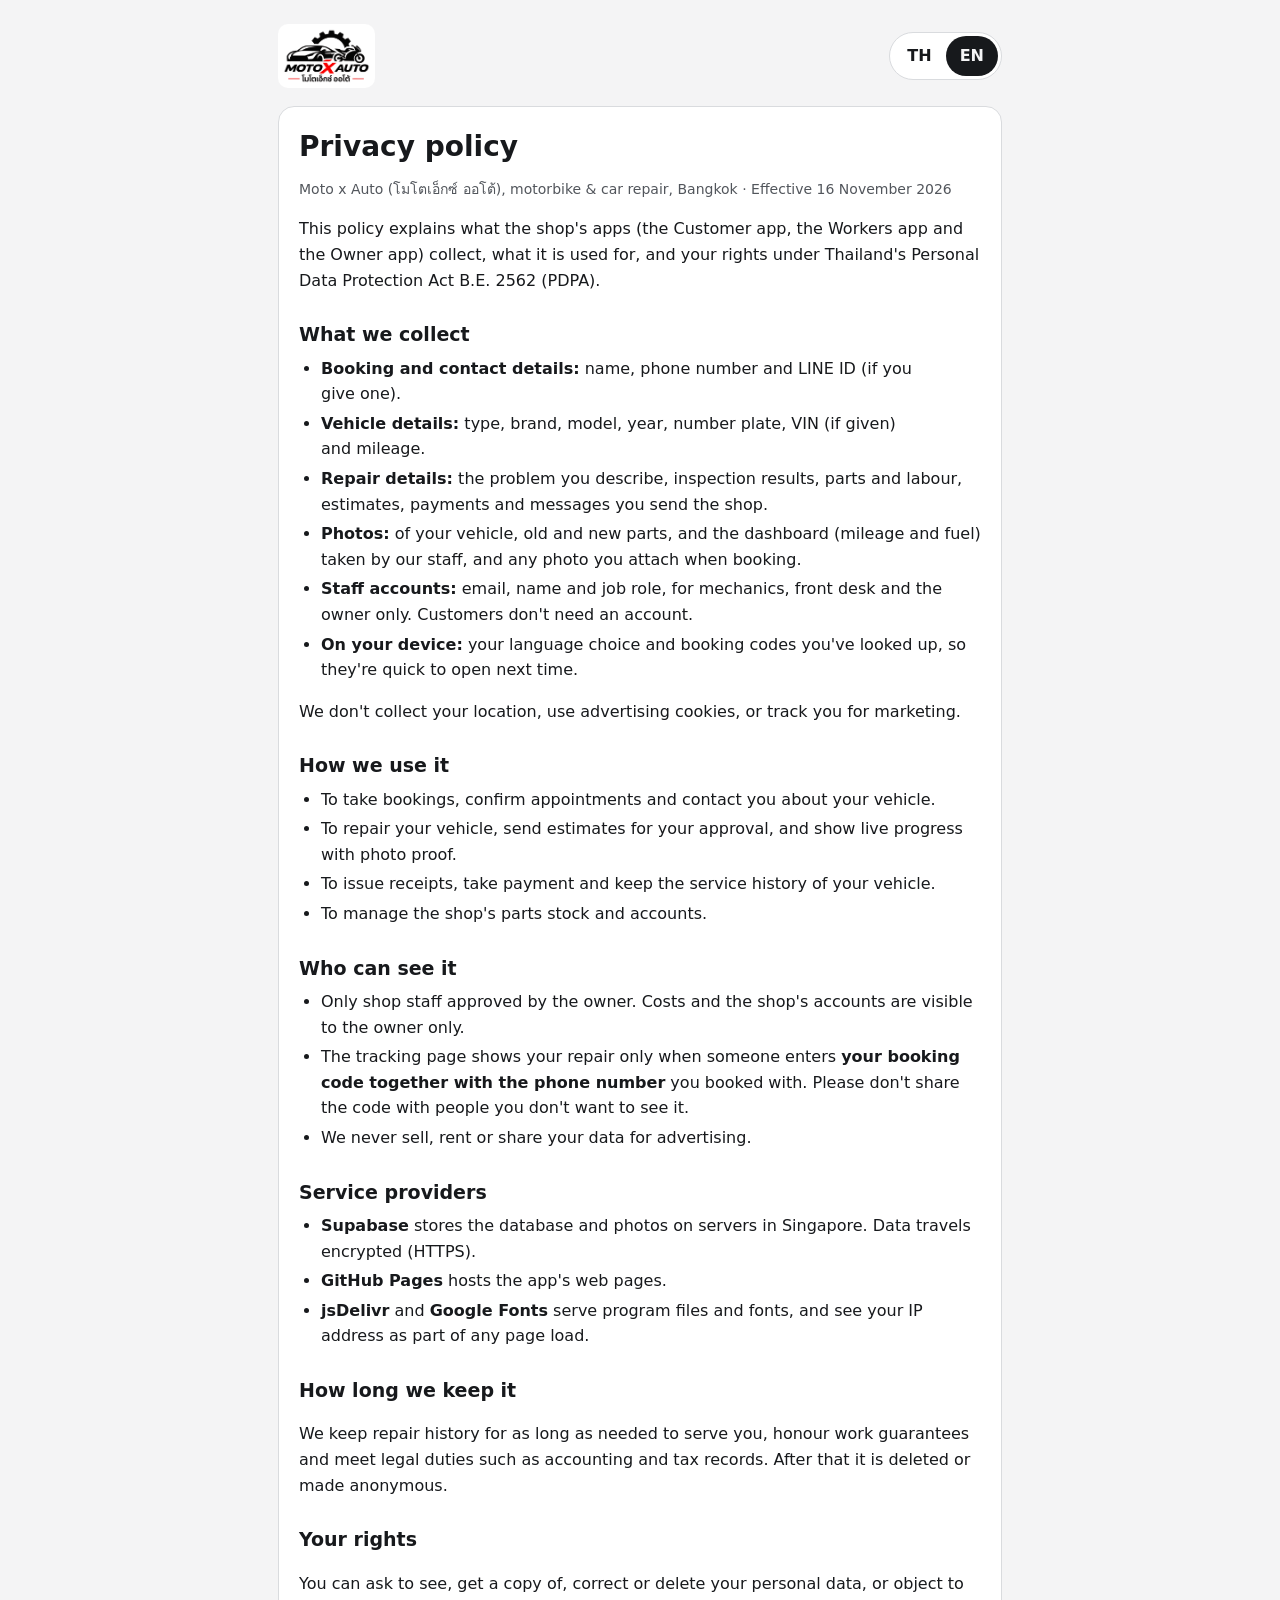
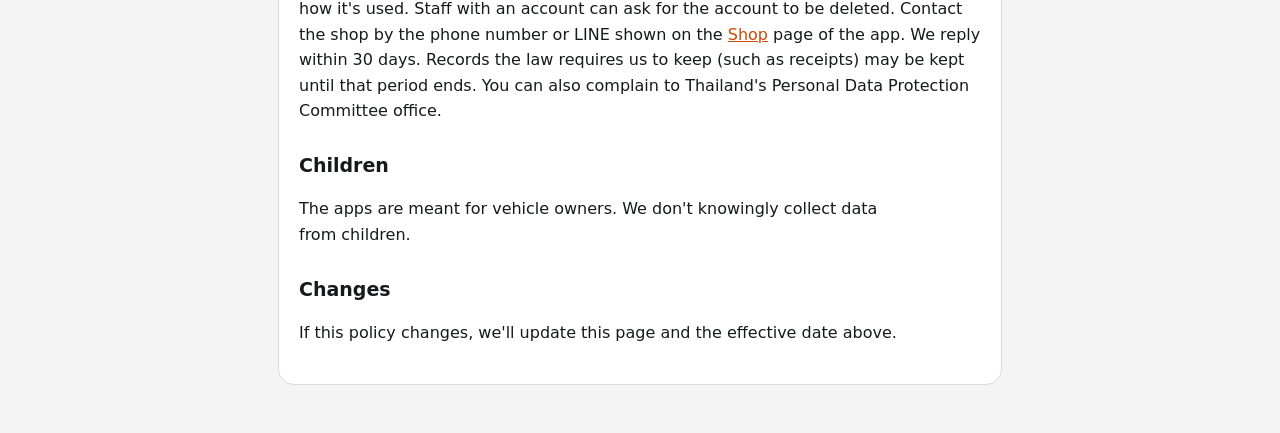
<file: privacy.html>
<!DOCTYPE html>
<html lang="th">
<head>
<meta charset="utf-8">
<meta name="viewport" content="width=device-width, initial-scale=1">
<title>Privacy policy · นโยบายความเป็นส่วนตัว · Moto x Auto</title>
<link rel="icon" href="icon-192.png">
<style>
  :root { --ink: #17191C; --muted: #52565C; --line: #D9DBDE; --bg: #F4F4F5; --card: #FFFFFF; --accent: #C94A0A; }
  @media (prefers-color-scheme: dark) { :root { --ink: #ECEDEE; --muted: #A9ADB3; --line: #34373C; --bg: #141618; --card: #1C1F22; --accent: #FF7B36; } }
  * { box-sizing: border-box; }
  body { margin: 0; background: var(--bg); color: var(--ink); font: 16px/1.6 "IBM Plex Sans Thai", "Noto Sans Thai", system-ui, -apple-system, "Segoe UI", sans-serif; }
  main { max-width: 760px; margin: 0 auto; padding: 24px 18px 48px; }
  header { display: flex; align-items: center; justify-content: space-between; gap: 12px; flex-wrap: wrap; margin-bottom: 18px; }
  header img { height: 64px; width: auto; border-radius: 10px; background: #fff; padding: 4px; }
  .seg { display: inline-flex; border: 1px solid var(--line); border-radius: 999px; padding: 3px; background: var(--card); }
  .seg button { border: 0; background: transparent; color: var(--ink); font: inherit; font-weight: 600; padding: 6px 14px; border-radius: 999px; cursor: pointer; min-height: 40px; }
  .seg button[aria-pressed="true"] { background: var(--ink); color: var(--bg); }
  article { background: var(--card); border: 1px solid var(--line); border-radius: 16px; padding: 22px 20px; }
  h1 { font-size: 28px; line-height: 1.25; margin: 0 0 4px; text-wrap: balance; }
  h2 { font-size: 19px; margin: 26px 0 6px; }
  p, li { text-wrap: pretty; }
  ul { padding-left: 22px; margin: 6px 0; }
  li { margin: 4px 0; }
  .muted { color: var(--muted); font-size: 14px; }
  a { color: var(--accent); }
  [lang="en"] [data-l="th"], [lang="th"] [data-l="en"] { display: none; }
</style>
</head>
<body>
<main>
  <header>
    <img src="logo.png" alt="Moto x Auto โมโตเอ็กซ์ ออโต้">
    <div class="seg" role="group" aria-label="Language"><button type="button" data-lang="th">TH</button><button type="button" data-lang="en">EN</button></div>
  </header>

  <article data-l="th">
    <h1>นโยบายความเป็นส่วนตัว</h1>
    <p class="muted">Moto x Auto (โมโตเอ็กซ์ ออโต้) ร้านซ่อมมอเตอร์ไซค์และรถยนต์ กรุงเทพฯ · มีผลตั้งแต่ 16 พฤศจิกายน 2569</p>
    <p>นโยบายนี้อธิบายว่าแอปของร้าน (แอปลูกค้า แอปพนักงาน และแอปเจ้าของร้าน) เก็บข้อมูลอะไร ใช้ทำอะไร และคุณมีสิทธิ์อะไรบ้างตามพระราชบัญญัติคุ้มครองข้อมูลส่วนบุคคล พ.ศ. 2562 (PDPA)</p>

    <h2>ข้อมูลที่เราเก็บ</h2>
    <ul>
      <li><b>ข้อมูลการจองและการติดต่อ:</b> ชื่อ เบอร์โทรศัพท์ และไอดี LINE (ถ้ากรอก)</li>
      <li><b>ข้อมูลรถ:</b> ประเภทรถ ยี่ห้อ รุ่น ปี ทะเบียนรถ เลขตัวถัง (ถ้ากรอก) และเลขไมล์</li>
      <li><b>ข้อมูลงานซ่อม:</b> อาการที่แจ้ง ผลการตรวจเช็ค รายการอะไหล่และค่าแรง ใบประเมินราคา การชำระเงิน และข้อความที่คุณส่งถึงร้าน</li>
      <li><b>รูปภาพ:</b> รูปรถ อะไหล่เก่าและใหม่ หน้าปัดเลขไมล์และน้ำมัน ที่ช่างถ่าย และรูปที่คุณแนบตอนจอง</li>
      <li><b>บัญชีพนักงาน:</b> อีเมล ชื่อ และตำแหน่งงาน สำหรับช่าง หน้าร้าน และเจ้าของร้านเท่านั้น ลูกค้าไม่ต้องสร้างบัญชี</li>
      <li><b>ในเครื่องของคุณ:</b> ภาษาที่เลือก และรหัสการจองที่เคยค้นหา เพื่อให้เปิดดูได้ง่ายครั้งต่อไป</li>
    </ul>
    <p>เราไม่เก็บตำแหน่งที่อยู่ของคุณ ไม่ใช้คุกกี้โฆษณา และไม่ติดตามการใช้งานเพื่อการตลาด</p>

    <h2>เราใช้ข้อมูลทำอะไร</h2>
    <ul>
      <li>รับจองคิว ยืนยันนัด และติดต่อคุณเรื่องรถของคุณ</li>
      <li>ซ่อมรถ ส่งใบประเมินราคาให้คุณอนุมัติ และแสดงสถานะงานพร้อมรูปหลักฐาน</li>
      <li>ออกใบเสร็จ รับชำระเงิน และเก็บประวัติการซ่อมของรถคันนั้น</li>
      <li>บริหารสต็อกอะไหล่และบัญชีของร้าน</li>
    </ul>

    <h2>ใครเห็นข้อมูลของคุณ</h2>
    <ul>
      <li>พนักงานของร้านที่เจ้าของร้านอนุมัติแล้วเท่านั้น ข้อมูลต้นทุนและบัญชีของร้านเห็นได้เฉพาะเจ้าของร้าน</li>
      <li>หน้าติดตามงานจะแสดงงานซ่อมของคุณเมื่อกรอก <b>รหัสการจองคู่กับเบอร์โทร</b> ที่ใช้จองเท่านั้น กรุณาอย่าแชร์รหัสนี้กับคนที่คุณไม่ต้องการให้เห็น</li>
      <li>เราไม่ขาย ไม่ให้เช่า และไม่แชร์ข้อมูลของคุณให้ใครเพื่อการโฆษณา</li>
    </ul>

    <h2>ผู้ให้บริการที่เราใช้</h2>
    <ul>
      <li><b>Supabase</b> เก็บฐานข้อมูลและรูปภาพบนเซิร์ฟเวอร์ในสิงคโปร์ ข้อมูลส่งผ่านการเข้ารหัส (HTTPS)</li>
      <li><b>GitHub Pages</b> ให้บริการหน้าเว็บของแอป</li>
      <li><b>jsDelivr</b> และ <b>Google Fonts</b> ให้บริการไฟล์โปรแกรมและตัวอักษร ซึ่งจะเห็นที่อยู่ IP ของคุณตามปกติของการโหลดหน้าเว็บ</li>
    </ul>

    <h2>เก็บไว้นานแค่ไหน</h2>
    <p>เราเก็บประวัติงานซ่อมไว้ตราบเท่าที่จำเป็นต่อการให้บริการ การรับประกันงาน และหน้าที่ตามกฎหมาย เช่น เอกสารบัญชีและภาษี หลังจากนั้นจะลบหรือทำให้ไม่สามารถระบุตัวตนได้</p>

    <h2>สิทธิ์ของคุณ</h2>
    <p>คุณขอดู ขอสำเนา ขอแก้ไข ขอให้ลบ หรือคัดค้านการใช้ข้อมูลส่วนบุคคลของคุณได้ พนักงานที่มีบัญชีขอให้ลบบัญชีได้เช่นกัน ติดต่อร้านด้วยเบอร์โทรหรือ LINE ที่แสดงในหน้า <a href="./#shop">ร้านค้า</a> ของแอป เราจะตอบกลับภายใน 30 วัน ข้อมูลที่กฎหมายกำหนดให้เก็บ (เช่น ใบเสร็จ) อาจต้องเก็บไว้จนครบกำหนด และคุณมีสิทธิ์ร้องเรียนต่อสำนักงานคณะกรรมการคุ้มครองข้อมูลส่วนบุคคล</p>

    <h2>เด็กและเยาวชน</h2>
    <p>แอปนี้มีไว้สำหรับเจ้าของรถ เราไม่ได้ตั้งใจเก็บข้อมูลของเด็ก</p>

    <h2>การเปลี่ยนแปลงนโยบาย</h2>
    <p>หากมีการเปลี่ยนแปลง เราจะแก้ไขหน้านี้และวันที่มีผลด้านบน</p>
  </article>

  <article data-l="en">
    <h1>Privacy policy</h1>
    <p class="muted">Moto x Auto (โมโตเอ็กซ์ ออโต้), motorbike &amp; car repair, Bangkok · Effective 16 November 2026</p>
    <p>This policy explains what the shop's apps (the Customer app, the Workers app and the Owner app) collect, what it is used for, and your rights under Thailand's Personal Data Protection Act B.E. 2562 (PDPA).</p>

    <h2>What we collect</h2>
    <ul>
      <li><b>Booking and contact details:</b> name, phone number and LINE ID (if you give one).</li>
      <li><b>Vehicle details:</b> type, brand, model, year, number plate, VIN (if given) and mileage.</li>
      <li><b>Repair details:</b> the problem you describe, inspection results, parts and labour, estimates, payments and messages you send the shop.</li>
      <li><b>Photos:</b> of your vehicle, old and new parts, and the dashboard (mileage and fuel) taken by our staff, and any photo you attach when booking.</li>
      <li><b>Staff accounts:</b> email, name and job role, for mechanics, front desk and the owner only. Customers don't need an account.</li>
      <li><b>On your device:</b> your language choice and booking codes you've looked up, so they're quick to open next time.</li>
    </ul>
    <p>We don't collect your location, use advertising cookies, or track you for marketing.</p>

    <h2>How we use it</h2>
    <ul>
      <li>To take bookings, confirm appointments and contact you about your vehicle.</li>
      <li>To repair your vehicle, send estimates for your approval, and show live progress with photo proof.</li>
      <li>To issue receipts, take payment and keep the service history of your vehicle.</li>
      <li>To manage the shop's parts stock and accounts.</li>
    </ul>

    <h2>Who can see it</h2>
    <ul>
      <li>Only shop staff approved by the owner. Costs and the shop's accounts are visible to the owner only.</li>
      <li>The tracking page shows your repair only when someone enters <b>your booking code together with the phone number</b> you booked with. Please don't share the code with people you don't want to see it.</li>
      <li>We never sell, rent or share your data for advertising.</li>
    </ul>

    <h2>Service providers</h2>
    <ul>
      <li><b>Supabase</b> stores the database and photos on servers in Singapore. Data travels encrypted (HTTPS).</li>
      <li><b>GitHub Pages</b> hosts the app's web pages.</li>
      <li><b>jsDelivr</b> and <b>Google Fonts</b> serve program files and fonts, and see your IP address as part of any page load.</li>
    </ul>

    <h2>How long we keep it</h2>
    <p>We keep repair history for as long as needed to serve you, honour work guarantees and meet legal duties such as accounting and tax records. After that it is deleted or made anonymous.</p>

    <h2>Your rights</h2>
    <p>You can ask to see, get a copy of, correct or delete your personal data, or object to how it's used. Staff with an account can ask for the account to be deleted. Contact the shop by the phone number or LINE shown on the <a href="./#shop">Shop</a> page of the app. We reply within 30 days. Records the law requires us to keep (such as receipts) may be kept until that period ends. You can also complain to Thailand's Personal Data Protection Committee office.</p>

    <h2>Children</h2>
    <p>The apps are meant for vehicle owners. We don't knowingly collect data from children.</p>

    <h2>Changes</h2>
    <p>If this policy changes, we'll update this page and the effective date above.</p>
  </article>
</main>
<script>
(function () {
  var saved = null; try { saved = localStorage.getItem('motoapp.lang'); } catch (e) {}
  var q = (location.search.match(/[?&]lang=(th|en)/) || [])[1];
  var lang = q || saved || ((navigator.language || '').toLowerCase().indexOf('th') === 0 ? 'th' : 'en');
  if (lang !== 'th' && lang !== 'en') lang = 'en';
  function set(l) {
    document.documentElement.lang = l;
    [].forEach.call(document.querySelectorAll('[data-lang]'), function (b) { b.setAttribute('aria-pressed', String(b.getAttribute('data-lang') === l)); });
  }
  document.addEventListener('click', function (e) { var b = e.target.closest('[data-lang]'); if (b) set(b.getAttribute('data-lang')); });
  set(lang);
})();
</script>
</body>
</html>
</file>
